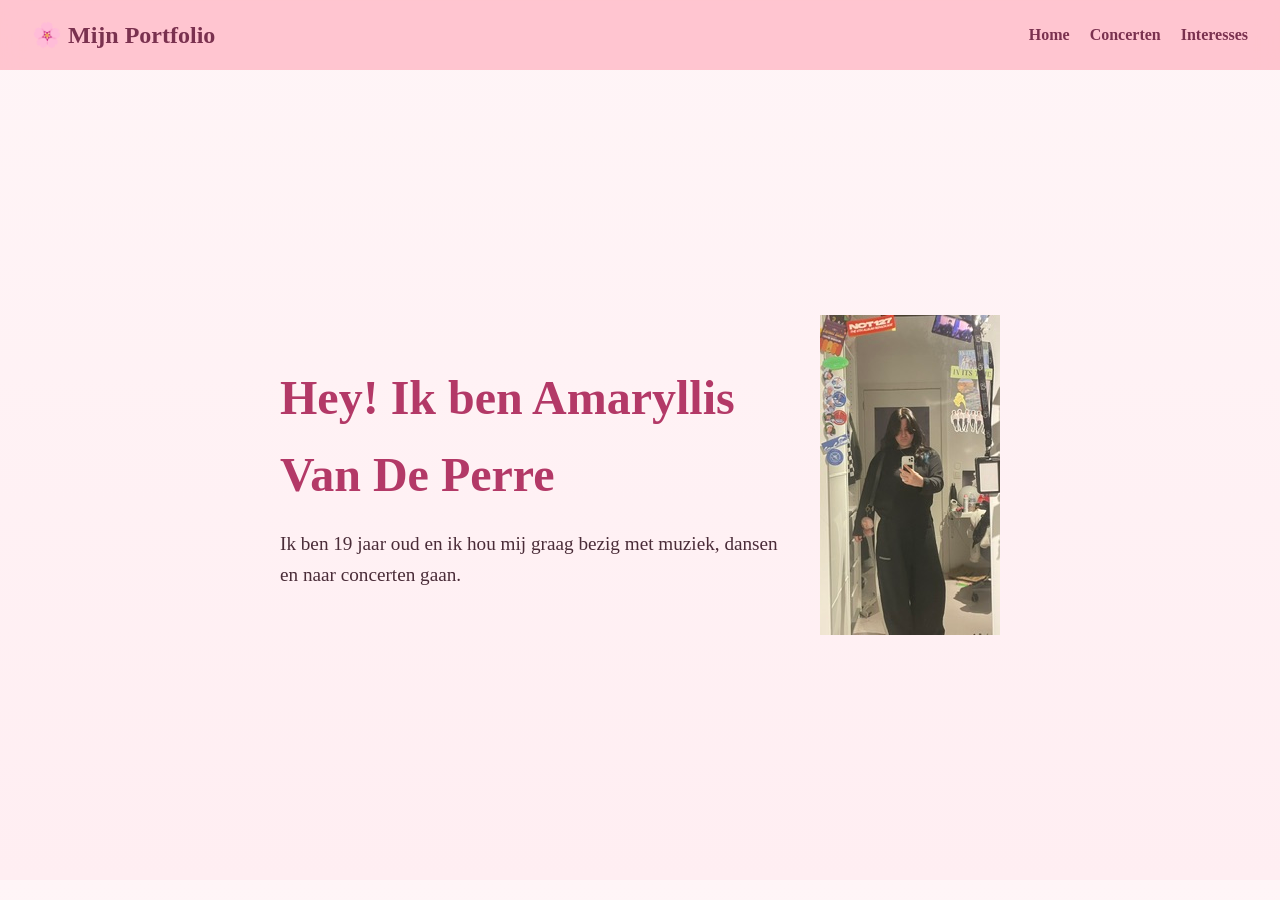
<file: index.html>
<!DOCTYPE html>
<html lang="nl">
    <head>
        <meta charset="UTF-8">
        <meta name="description" content="Welkom op mijn persoonlijke portfolio! Hier deel ik mijn passies, interesses en ervaringen.">
        <title>Home | Portfolio</title>
      <link rel="stylesheet" href="style.css">
    </head>
    <body>
        <header>
     <nav class="navbar">
        <h1>🌸 Mijn Portfolio</h1>
        <div class="hamburger" onclick="toggleMenu()">
            <span></span><span></span><span></span>
        </div>
        <ul class="nav-links" id="navLinks">
            <li><a href="index.html">Home</a></li>
            <li><a href="concerten.html">Concerten</a></li>
            <li><a href="interesse.html">Interesses</a></li>
        </ul>
    </nav>
        </header>

<main class="hero">
    <div class="hero-text">
        <h2>Hey! Ik ben Amaryllis Van De Perre</h2>
        <p>Ik ben 19 jaar oud en ik hou mij graag bezig met muziek, dansen en naar concerten gaan.</p>
    </div>
    <img src="images/profielfoto.jpeg" alt="Portfolio foto">
</main>

</body>
</html>
</file>
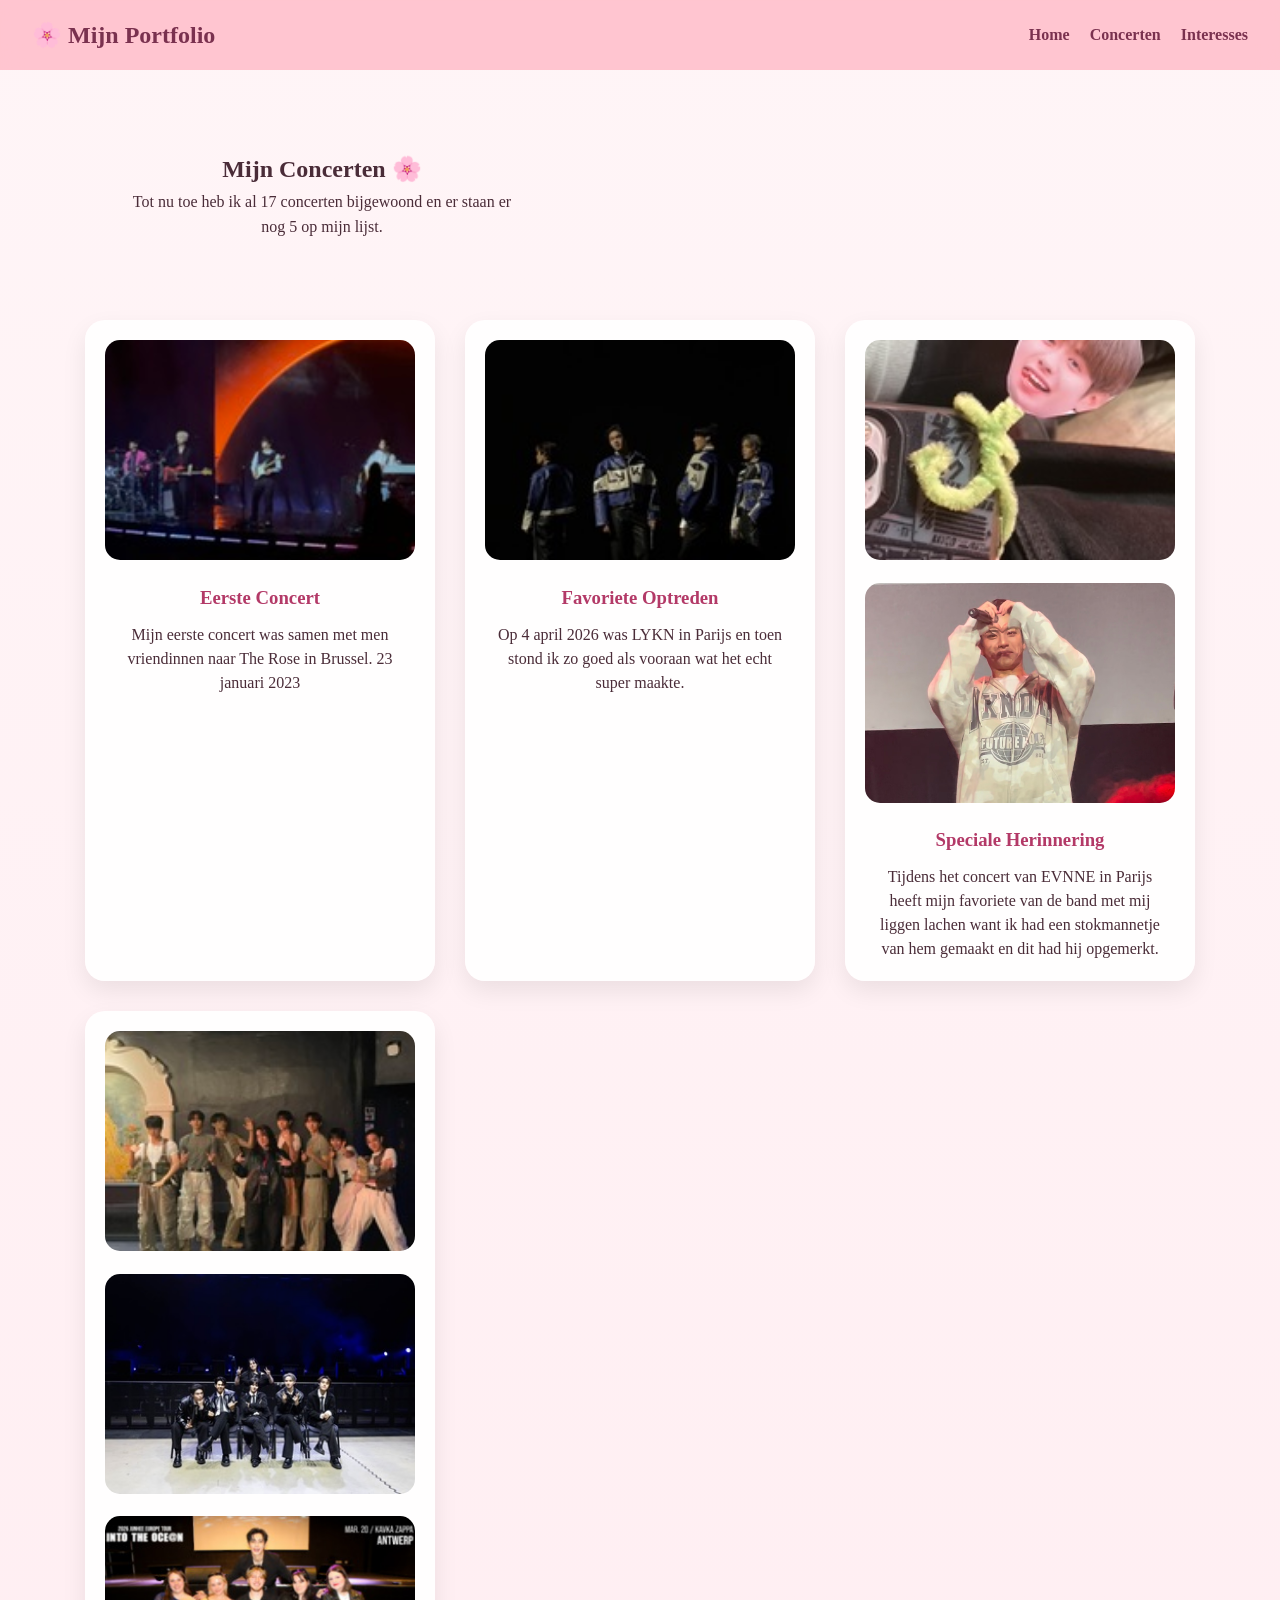
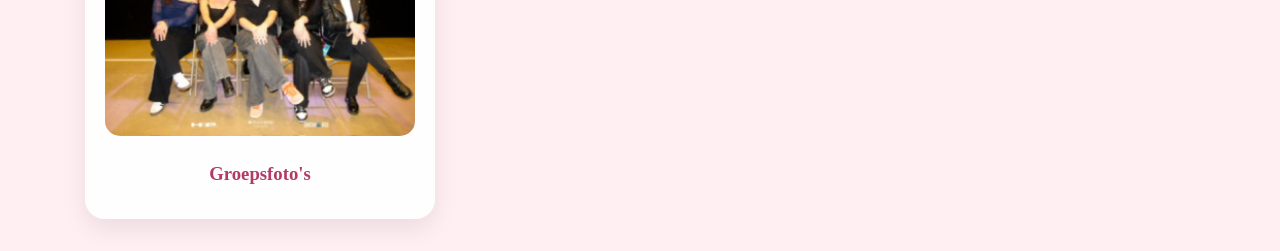
<file: concerten.html>
<!DOCTYPE html>
<html lang="nl">
<head>
    <meta charset="UTF-8">
    <meta name="description" content="Mijn favoriete concerten en muzikale herinneringen.">
    <title>Concerten | Portfolio</title>
    <link rel="stylesheet" href="style.css">
</head>
<body>
<header>
    <nav class="navbar">
        <h1>🌸 Mijn Portfolio</h1>
        <ul class="nav-links">
            <li><a href="index.html">Home</a></li>
            <li><a href="concerten.html">Concerten</a></li>
            <li><a href="interesse.html">Interesses</a></li>
        </ul>
    </nav>
</header>

<main>
    <section class="hero-text" style="text-align:center; padding: 3rem;">
        <h2>Mijn Concerten 🌸</h2>
        <p>Tot nu toe heb ik al 17 concerten bijgewoond en er staan er nog 5 op mijn lijst.</p>
    </section>

    <section class="content-grid">
        <div class="card">
            <img src="images/The Rose.jpeg" alt="The Rose Concert">
            <h3>Eerste Concert</h3>
            <p>Mijn eerste concert was samen met men vriendinnen naar The Rose in Brussel. 23 januari 2023</p>
        </div>

        <div class="card">
            <img src="images/LYKN 2.jpeg" alt="LYKN Concert">
            <h3>Favoriete Optreden</h3>
            <p>Op 4 april 2026 was LYKN in Parijs en toen stond ik zo goed als vooraan wat het echt super maakte.</p>
        </div>

        <div class="card">
            <img src="images/EVNNE.jpeg" alt="EVNNE Concert">
            <img src="images/EVNNE Keita.jpeg" alt="EVNNE Keita">
            <h3>Speciale Herinnering</h3>
            <p>Tijdens het concert van EVNNE in Parijs heeft mijn favoriete van de band met mij liggen lachen want ik had een stokmannetje van hem gemaakt en dit had hij opgemerkt.</p>
        </div>

        <div class="card">
            <img src="images/EVNNE group.jpeg" alt="EVNNE Groep">
            <img src="images/LYKN.jpeg" alt="LYKN Groep">
            <img src="images/JUNHEE.jpg" alt="JUNHEE Groep">
            <h3>Groepsfoto's</h3>
        </div>
    </section>
</main>
</body>
</html>
</file>
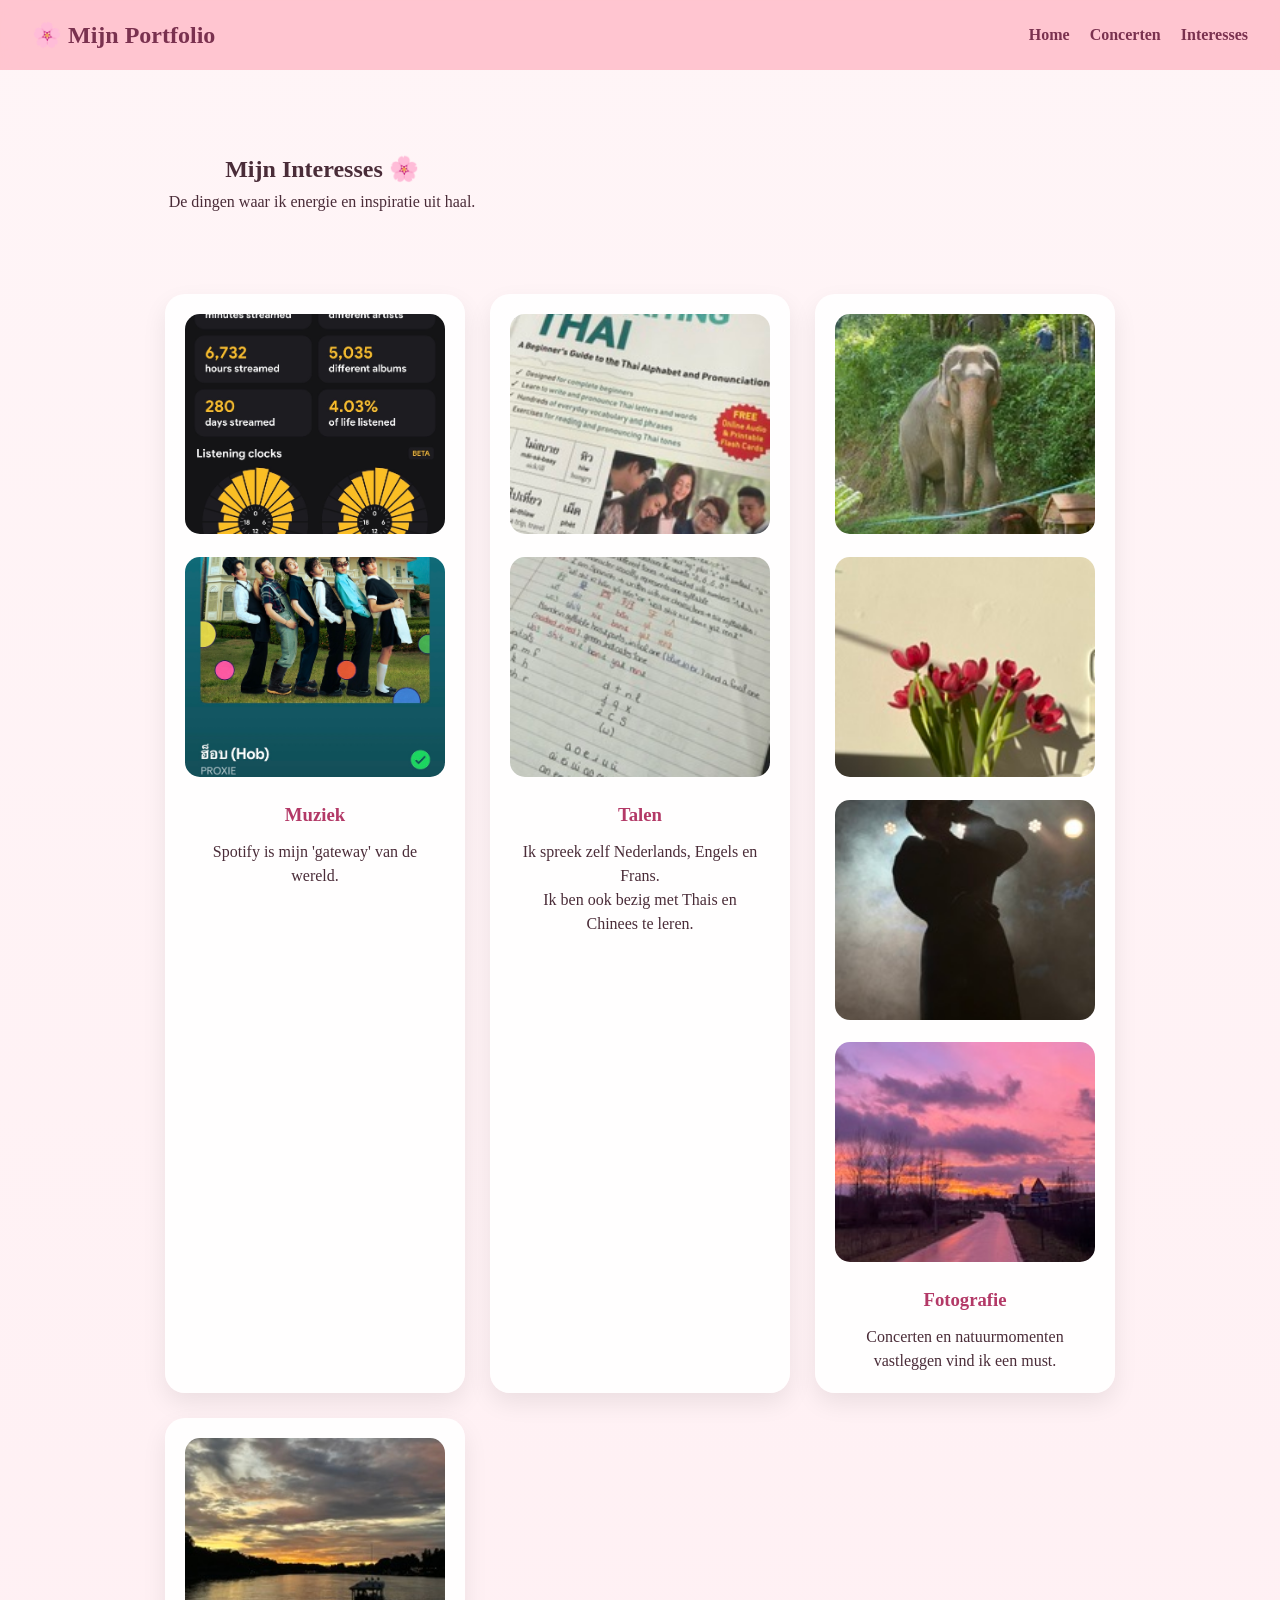
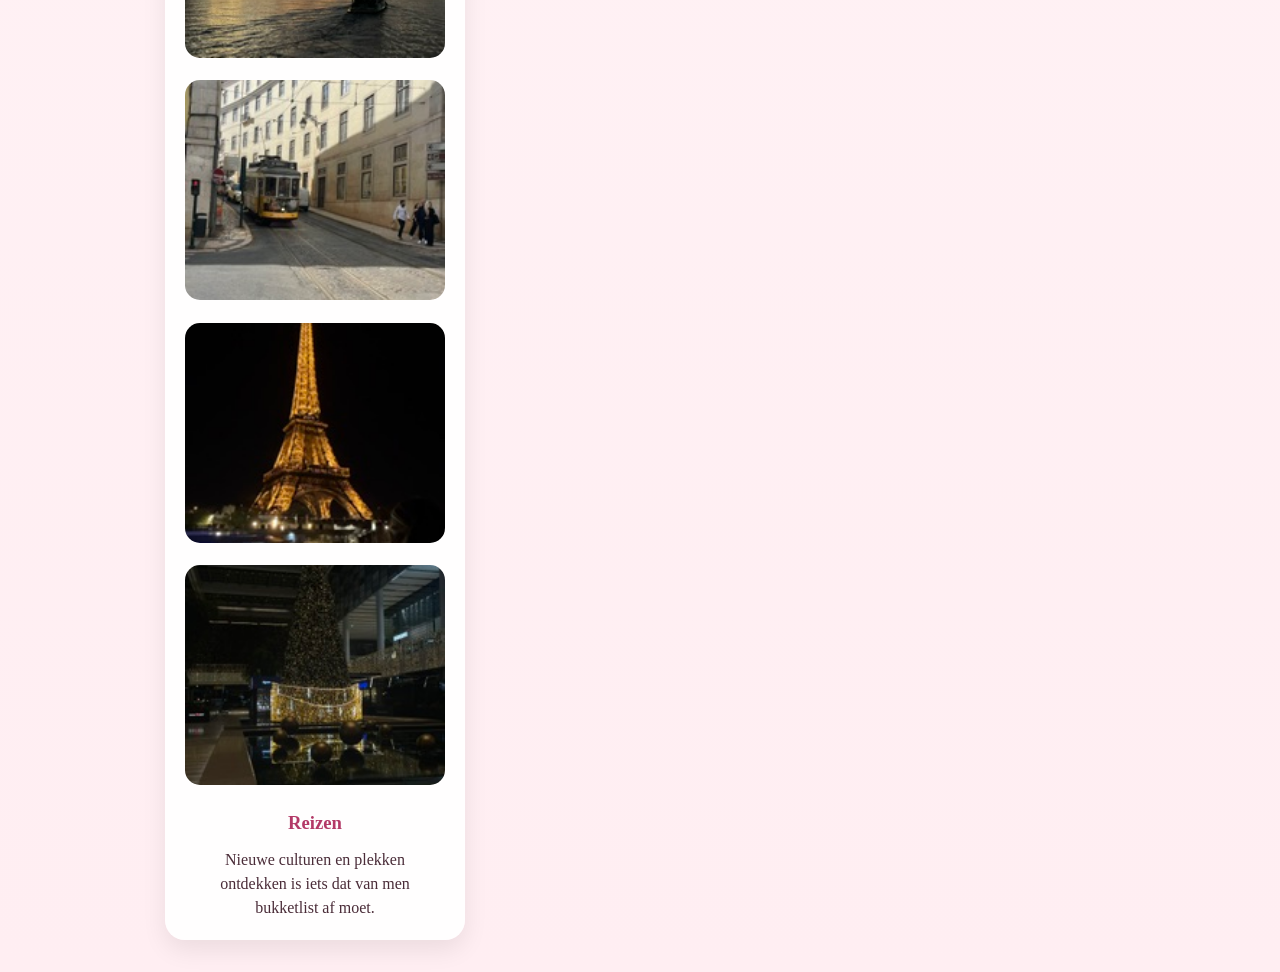
<file: interesse.html>
<!DOCTYPE html>
<html lang="nl">
<head>
    <meta charset="UTF-8">
    <meta name="description" content="Mijn interesses en passies.">
    <title>Interesses | Sakura Portfolio</title>
    <link rel="stylesheet" href="style.css">
</head>
<body>
<header>
    <nav class="navbar">
        <h1>🌸 Mijn Portfolio</h1>
        <ul class="nav-links">
            <li><a href="index.html">Home</a></li>
            <li><a href="concerten.html">Concerten</a></li>
            <li><a href="interesse.html">Interesses</a></li>
        </ul>
    </nav>
</header>

<main>
    <section class="hero-text" style="text-align:center; padding: 3rem;">
        <h2>Mijn Interesses 🌸</h2>
        <p>De dingen waar ik energie en inspiratie uit haal.</p>
    </section>

    <section class="skills">
        <div class="skill-card">
            <img src="images/muziek.jpeg" alt="Muziek">
            <img src="images/spotify.jpeg" alt="Spotify">
            <h3>Muziek</h3>
            <p>Spotify is mijn 'gateway' van de wereld.</p>
        </div>

        <div class="skill-card">
            <img src="images/Thais.jpeg" alt="Thais">
            <img src="images/Chinese.jpeg" alt="Chinees">
            <h3>Talen</h3>
            <p>Ik spreek zelf Nederlands, Engels en Frans.</p>
            <p>Ik ben ook bezig met Thais en Chinees te leren.</p>
        </div>

        <div class="skill-card">
            <img src="images/fotografie 1.jpeg" alt="Fotografie">
            <img src="images/fotografie 2.jpeg" alt="Fotografie">
            <img src="images/fotografie 3.jpeg" alt="Fotografie">
            <img src="images/fotografie 4.jpeg" alt="Fotografie">
            <h3>Fotografie</h3>
            <p>Concerten en natuurmomenten vastleggen vind ik een must.</p>
        </div>

        <div class="skill-card">
            <img src="images/Thailand.jpeg" alt="Thailand">
            <img src="images/Lisabon.jpeg" alt="Lisabon">
            <img src="images/Parijs.jpeg" alt="Parijs">
            <img src="images/Utrecht.jpeg" alt="Utrecht">
            <h3>Reizen</h3>
            <p>Nieuwe culturen en plekken ontdekken is iets dat van men bukketlist af moet.</p>
        </div>
    </section>
</main>
</body>
</html>
</file>
<file: style.css>
*{
    margin: 0;
    padding: 0;
    box-sizing: border-box;
}

body {
    font-family: 'Georgia', serif;
    line-height: 1.6;
    background: linear-gradient(to bottom, #fff5f7, #ffeef2);
    color: #4a2c38;
}

.navbar {
    display: flex;
    justify-content: space-between;
    align-items: center;
    padding: 1rem 2rem;
    background: rgba(255, 192, 203, 0.9);
    backdrop-filter: blur(10px);
    position: sticky;
    top: 0;
}

.navbar h1 {
    color: #7a314f;
}

.nav-links {
    display: flex;
    list-style: none;
    gap: 20px;
}

.nav-links a {
    text-decoration: none;
    color: #7a314f;
    font-weight: bold;
    transition: all 0.3s ease;
}

.nav-links a:hover {
    color: #d14d72;
    transform: translateY(-2px);
}

.hero {
    display: flex;
    justify-content: center;
    align-items: center;
    gap: 40px;
    min-height: 90vh;
    padding: 2rem;
}

.hero-text {
    max-width: 500px;
}

.hero h2 {
    font-size: 3rem;
    color: #b33967;
}

.hero p {
    font-size: 1.2rem;
    margin-top: 1rem;
}

.hero img {
}

main {
    max-width: 1200px;
    margin: 0 auto;
    padding: 2rem;
}


.content-grid {
    display: grid;
    grid-template-columns: repeat(auto-fit, minmax(300px, 350px));
    justify-content: center;
    gap: 30px;
    margin-top: 2rem;
}


.skills {
    display: grid;
    grid-template-columns: repeat(auto-fit, minmax(250px, 300px));
    justify-content: center;
    gap: 25px;
    margin-top: 2rem;
}


.card,
.skill-card {
    background: rgba(255,255,255,0.95);
    border-radius: 20px;
    padding: 20px;
    text-align: center;
    box-shadow: 0 10px 25px rgba(0,0,0,0.08);
    transition: all 0.4s ease;
}

.card:hover,
.skill-card:hover {
    transform: translateY(-8px);
}

.card img,
.skill-card img {
    width: 100%;
    height: 220px;
    object-fit: cover;
    border-radius: 15px;
    margin-bottom: 15px;
    transition: transform 0.4s ease;
}

.card:hover img,
.skill-card:hover img {
    transform: scale(1.05);
}

.card h3,
.skill-card h3 {
    margin-bottom: 10px;
    color: #b33967;
}

.card p,
.skill-card p {
    padding: 0 10px;
    line-height: 1.5;
}

@media (max-width: 768px) {
    .content-grid,
    .skills {
        grid-template-columns: 1fr;
        justify-items: center;
    }

    .card,
    .skill-card {
        width: 90%;
    }
}
</file>
